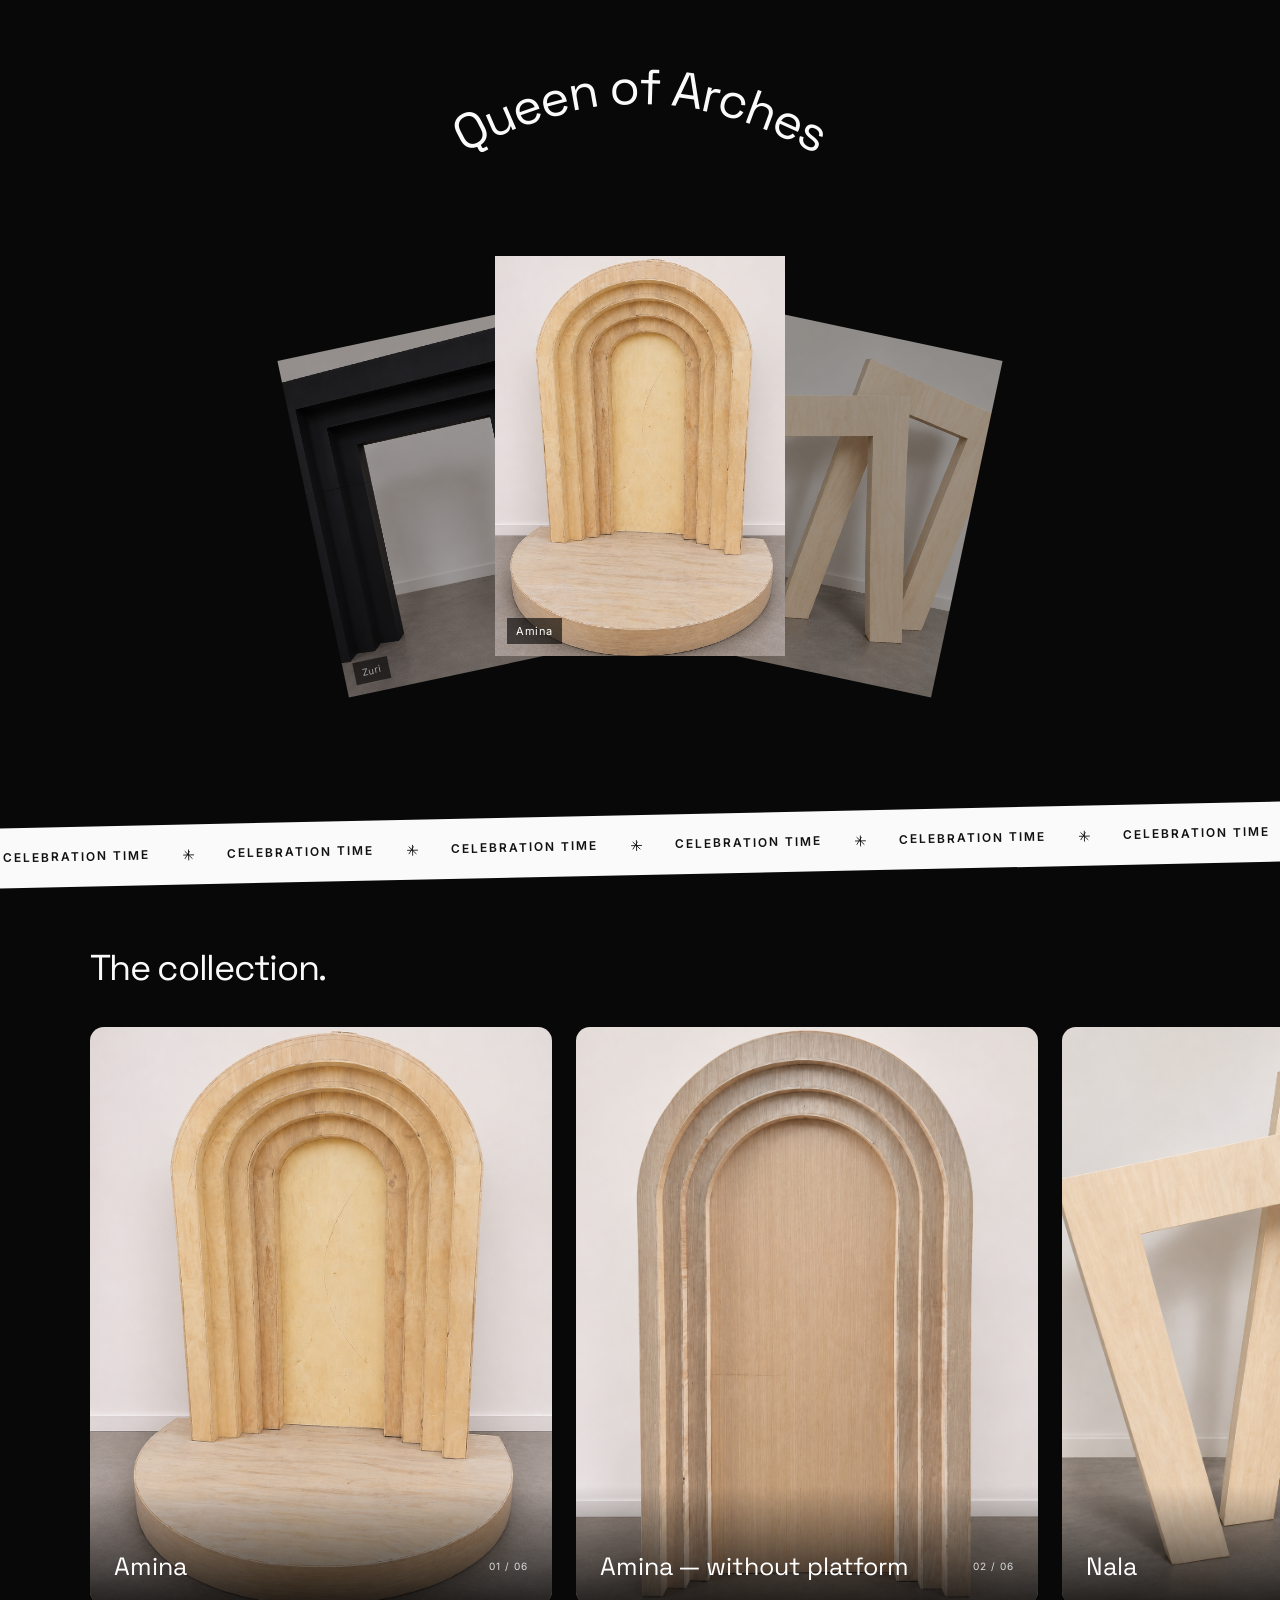
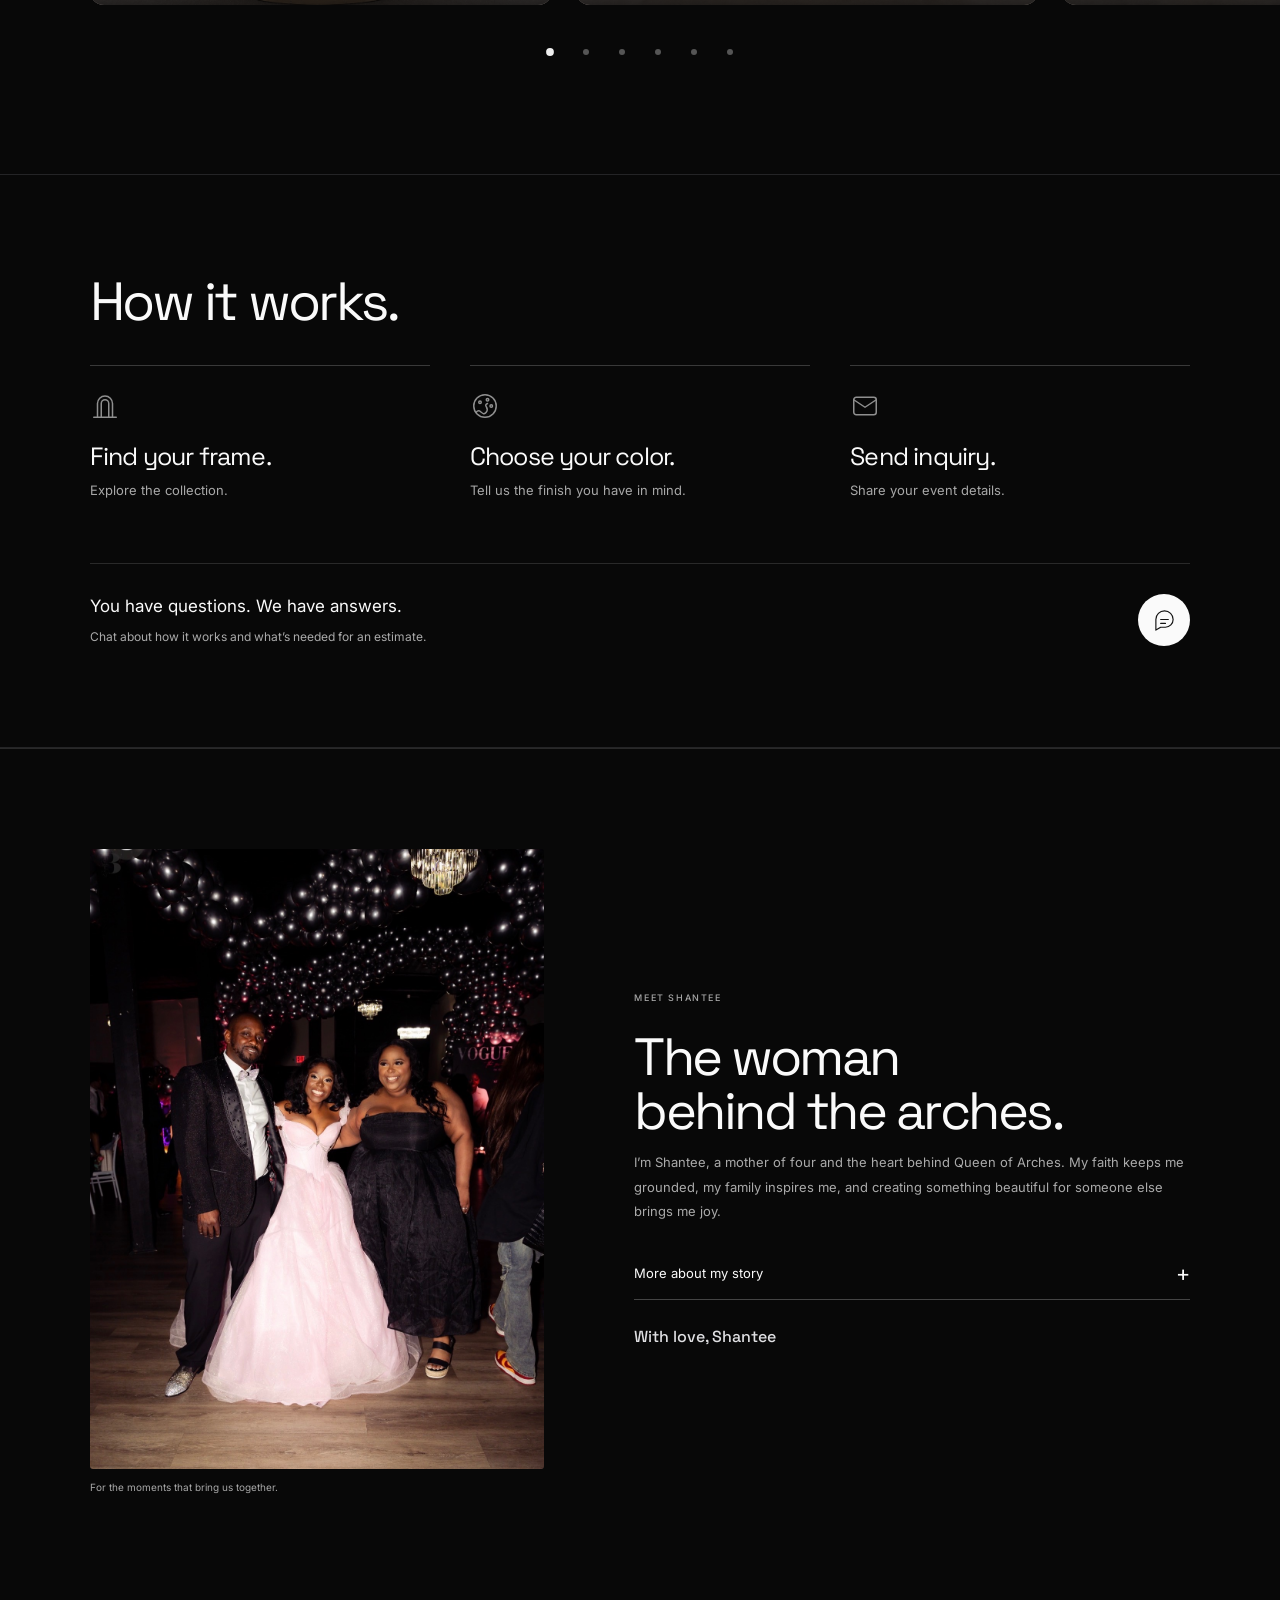
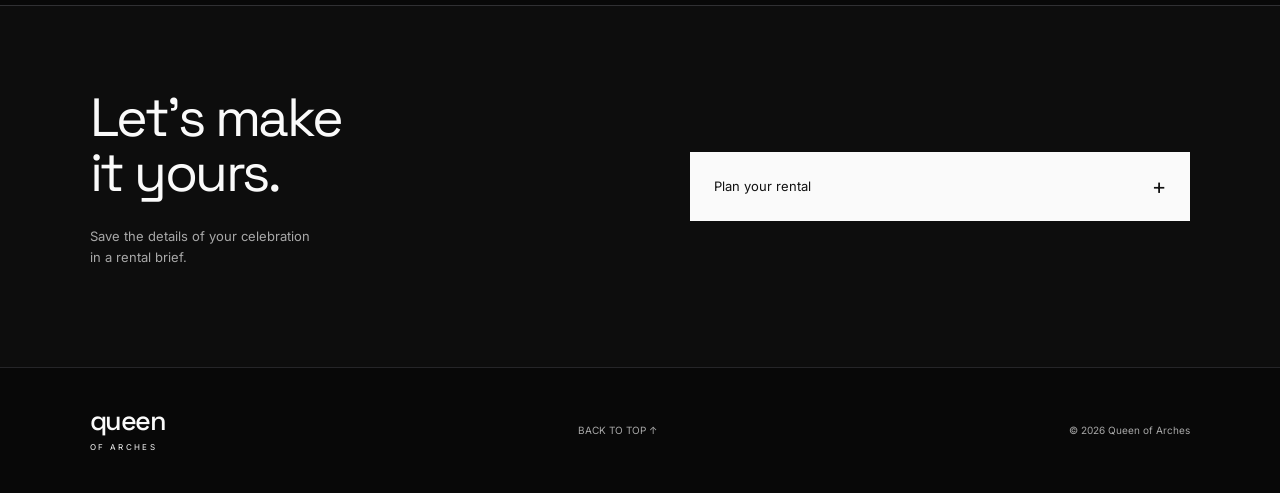
<file: index.html>
<!doctype html><html lang="en"><head><meta charset="UTF-8"><meta name="viewport" content="width=device-width,initial-scale=1"><meta name="theme-color" content="#090909"><meta name="description" content="Discover distinctive arch rentals and wooden backdrops from Queen of Arches. Find the frame for your wedding, birthday, shower, or special celebration."><title>Queen of Arches — A beautiful frame for your moment</title><link rel="stylesheet" href="style.css?v=ribbon2"><link rel="icon" href="assets/arch.svg" type="image/svg+xml"></head><body><a class="skip" href="#main">Skip to content</a>

<main id="main"><section class="shuffle-hero" aria-label="Queen of Arches featured rentals">
<h1 class="arched-brand"><span class="sr-only">Queen of Arches</span><svg viewBox="0 0 600 180" aria-hidden="true"><defs><path id="brand-curve" d="M 40,160 Q 300,-65 560,160"/></defs><text><textPath href="#brand-curve" startOffset="50%" text-anchor="middle">Queen of Arches</textPath></text></svg></h1>
<div class="card-deck" role="region" aria-roledescription="carousel" aria-label="Featured arches">
<button class="shuffle-card" data-position="front" aria-label="Amina, featured arch"><img src="assets/amina.png" alt="Amina layered wooden arch and platform" fetchpriority="high"><span>Amina</span></button>
<button class="shuffle-card" data-position="right" aria-label="Show Nala"><img src="assets/nala.png" alt="Nala angular wooden frames"><span>Nala</span></button>
<button class="shuffle-card" data-position="left" aria-label="Show Zuri"><img src="assets/zuri.png" alt="Zuri matte black frames"><span>Zuri</span></button>
</div>


</section>
<div class="celebration-ribbon" aria-label="Celebration time"><div class="celebration-banner" aria-hidden="true"><span>CELEBRATION TIME</span><svg viewBox="0 0 24 24" aria-hidden="true"><path d="M12 2v20M2 12h20M5 5l14 14M5 19 14 5"/></svg><span>CELEBRATION TIME</span><svg viewBox="0 0 24 24" aria-hidden="true"><path d="M12 2v20M2 12h20M5 5l14 14M5 19 14 5"/></svg><span>CELEBRATION TIME</span><svg viewBox="0 0 24 24" aria-hidden="true"><path d="M12 2v20M2 12h20M5 5l14 14M5 19 14 5"/></svg><span>CELEBRATION TIME</span><svg viewBox="0 0 24 24" aria-hidden="true"><path d="M12 2v20M2 12h20M5 5l14 14M5 19 14 5"/></svg><span>CELEBRATION TIME</span><svg viewBox="0 0 24 24" aria-hidden="true"><path d="M12 2v20M2 12h20M5 5l14 14M5 19 14 5"/></svg><span>CELEBRATION TIME</span><svg viewBox="0 0 24 24" aria-hidden="true"><path d="M12 2v20M2 12h20M5 5l14 14M5 19 14 5"/></svg><span>CELEBRATION TIME</span><svg viewBox="0 0 24 24" aria-hidden="true"><path d="M12 2v20M2 12h20M5 5l14 14M5 19 14 5"/></svg><span>CELEBRATION TIME</span><svg viewBox="0 0 24 24" aria-hidden="true"><path d="M12 2v20M2 12h20M5 5l14 14M5 19 14 5"/></svg><span>CELEBRATION TIME</span><svg viewBox="0 0 24 24" aria-hidden="true"><path d="M12 2v20M2 12h20M5 5l14 14M5 19 14 5"/></svg><span>CELEBRATION TIME</span><svg viewBox="0 0 24 24" aria-hidden="true"><path d="M12 2v20M2 12h20M5 5l14 14M5 19 14 5"/></svg><span>CELEBRATION TIME</span><svg viewBox="0 0 24 24" aria-hidden="true"><path d="M12 2v20M2 12h20M5 5l14 14M5 19 14 5"/></svg><span>CELEBRATION TIME</span><svg viewBox="0 0 24 24" aria-hidden="true"><path d="M12 2v20M2 12h20M5 5l14 14M5 19 14 5"/></svg></div></div><section id="work" class="section collection"><div class="section-head"><div><h2>The collection.</h2></div></div><div id="gallery" class="gallery" aria-label="Arch collection"></div><div id="catalog-dots" class="catalog-dots" aria-label="Choose an arch"></div></section>
<section id="offerings" class="section process"><h2>How it works.</h2><div class="steps"><article><span class="step-icon"><svg viewBox="0 0 24 24" fill="none" stroke="currentColor" stroke-width="1.2" stroke-linecap="round" stroke-linejoin="round" aria-hidden="true"><path d="M6 21V10a6 6 0 0 1 12 0v11M3 21h18M9 21V10a3 3 0 0 1 6 0v11"/></svg></span><h3>Find your frame.</h3><p>Explore the collection.</p></article><article><span class="step-icon"><svg viewBox="0 0 24 24" fill="none" stroke="currentColor" stroke-width="1.2" stroke-linecap="round" stroke-linejoin="round" aria-hidden="true"><circle cx="12" cy="12" r="9"/><circle cx="8" cy="9" r="1"/><circle cx="14" cy="7" r="1"/><circle cx="17" cy="12" r="1"/><path d="M5 17c3-4 5 4 8 0s-3-5 1-7"/></svg></span><h3>Choose your color.</h3><p>Tell us the finish you have in mind.</p></article><article><span class="step-icon"><svg viewBox="0 0 24 24" fill="none" stroke="currentColor" stroke-width="1.2" stroke-linecap="round" stroke-linejoin="round" aria-hidden="true"><rect x="3" y="5" width="18" height="14" rx="2"/><path d="m3 7 9 6 9-6"/></svg></span><h3>Send inquiry.</h3><p>Share your event details.</p></article></div><div class="chat-invitation"><div><h3>You have questions. We have answers.</h3><p>Chat about how it works and what’s needed for an estimate.</p></div><button id="open-chat" class="chat-launch" aria-label="Open chat"><svg viewBox="0 0 24 24" fill="none" stroke="currentColor" stroke-width="1.2" stroke-linecap="round" stroke-linejoin="round" aria-hidden="true"><path d="M21 11a8 8 0 0 1-8 8H8l-5 3V11a9 9 0 0 1 18 0Z"/><path d="M8 11h8M8 15h5"/></svg></button></div></section>
<section id="about" class="section founder"><div class="founder-photo"><img src="assets/shantee-celebration.jpg" alt="A joyful formal celebration with family and friends" loading="lazy"><p>For the moments that bring us together.</p></div><div class="founder-copy"><p class="eyebrow">MEET SHANTEE</p><h2>The woman<br>behind the arches.</h2><p>I’m Shantee, a mother of four and the heart behind Queen of Arches. My faith keeps me grounded, my family inspires me, and creating something beautiful for someone else brings me joy.</p><details class="story-more"><summary>More about my story <span>+</span></summary><p>Queen of Arches grew from that love of creativity and celebration. A birthday, a wedding, a new baby, a family gathering—these are the moments we hold onto. I want to help give yours a setting that feels personal, thoughtful, and truly yours.</p><p>To me, an arch is more than a backdrop. It frames the people, the joy, and the memories at the center of your celebration. I’m building this business with faith, care, and a desire to serve, one meaningful moment at a time.</p></details><p class="signature">With love, Shantee</p></div></section>
<section id="inquiry" class="section inquiry"><div><h2>Let’s make<br>it yours.</h2><p>Save the details of your celebration<br>in a rental brief.</p></div><details class="brief-panel"><summary>Plan your rental <span>+</span></summary><form id="inquiry-form"><div class="form-row"><label>Your name<input name="Name" autocomplete="name" required placeholder="Your name"></label><label>Email address<input name="Email" type="email" autocomplete="email" required placeholder="you@example.com"></label></div><div class="form-row"><label>Event date<input name="Event date" type="date" required></label><label>Occasion<select name="Occasion" required><option value="">What’s the celebration?</option><option>Birthday</option><option>Baby shower</option><option>Wedding celebration</option><option>Brand / business event</option><option>Just because</option><option>Something else</option></select></label></div><label>Event location<input name="Location" placeholder="City or venue" required></label><label>Your rental<select id="service" name="Service" required><option value="">Choose a rental</option><option>Amina — with platform</option><option>Amina — without platform</option><option>Zuri — black frames</option><option>Nala — angular frames</option><option>Ayana — rounded backdrop</option><option>Amara — white event counter</option><option>Help me decide</option></select></label><label>Your vision<textarea name="Details" rows="4" placeholder="Colors, theme, budget…"></textarea></label><button class="button blue" type="submit">Save my rental brief <span>↗</span></button><p class="form-foot">Downloads only. Not sent.</p><p id="form-status" role="status"></p></form></details></section></main>
<footer><a class="logo" href="#">queen<span>OF ARCHES</span></a><p>Arch rentals for meaningful moments.</p><a href="#main">BACK TO TOP ↑</a><small>© <span id="year"></span> Queen of Arches</small></footer>
<dialog id="lightbox" aria-label="Arch collection photo"><button class="close" aria-label="Close photo">×</button><img alt=""><p></p><div><button class="prev" aria-label="Previous photo">←</button><span id="photo-count"></span><button class="next" aria-label="Next photo">→</button></div></dialog><dialog id="rental-chat" aria-labelledby="chat-title"><div class="chat-header"><h2 id="chat-title">Let’s talk rentals.</h2><button id="close-chat" aria-label="Close chat">×</button></div><p class="chat-disclosure">Automated guide · Prices and availability require confirmation.</p><div id="chat-messages" role="log" aria-live="polite"><p class="bot-message">Hi! I can walk you through the collection, colors, and preparing an estimate request. What would you like to know?</p></div><div class="chat-topics"><button type="button" data-question="Estimate">Get an estimate</button><button type="button" data-question="Colors">Colors</button><button type="button" data-question="How it works">How it works</button></div><form id="chat-form"><label class="sr-only" for="chat-input">Your question</label><input id="chat-input" placeholder="Ask a question…" maxlength="600" required autocomplete="off"><button type="submit" aria-label="Send question">↑</button></form><button id="chat-brief" type="button">Prepare my event brief ↗</button></dialog><script src="app.js?v=chat1"></script><script src="analytics-config.js"></script><script src="analytics.js" defer></script></body></html>
</file>
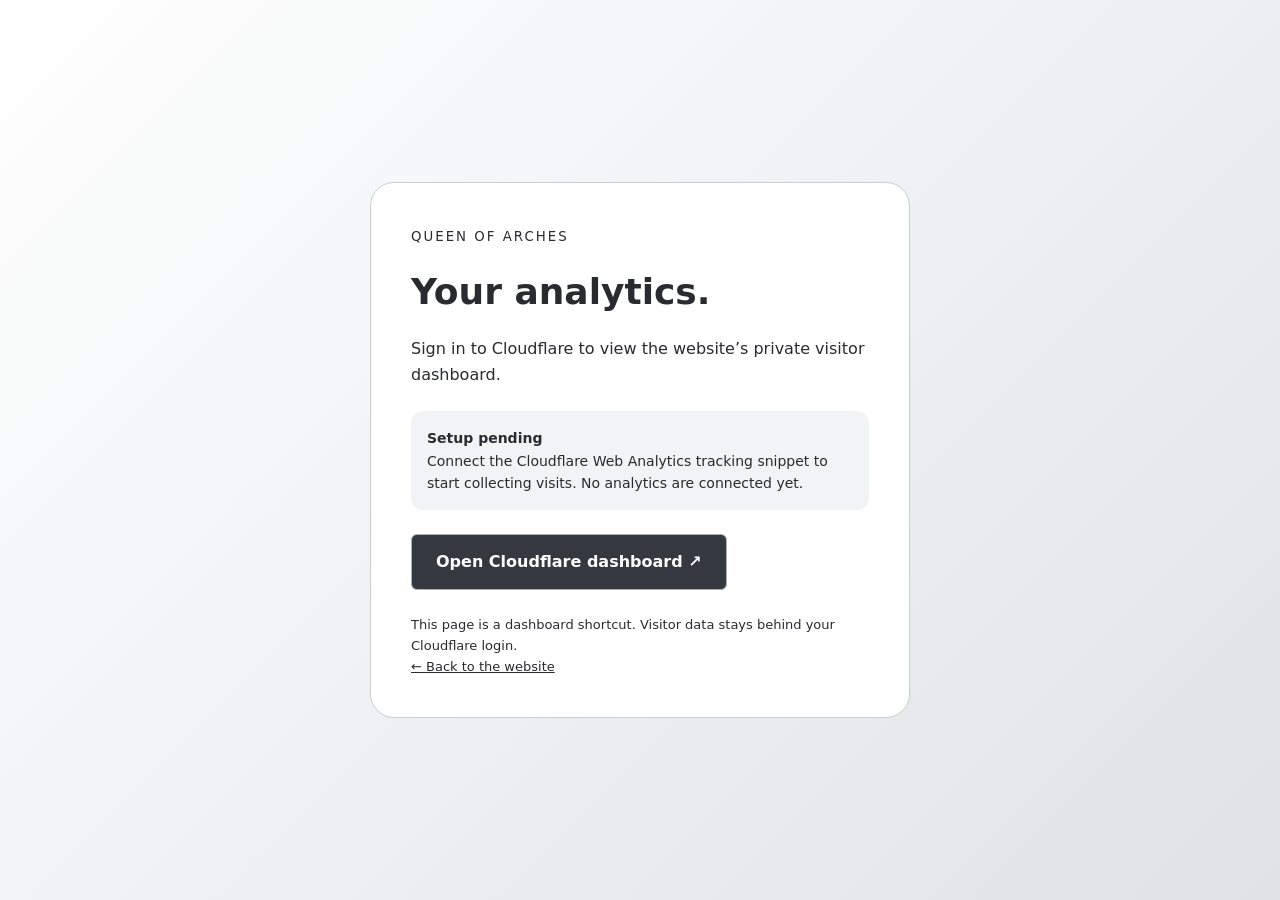
<file: admin/index.html>
<!doctype html><html lang="en"><head><meta charset="UTF-8"><meta name="viewport" content="width=device-width, initial-scale=1"><meta name="robots" content="noindex,nofollow"><title>Analytics access — Queen of Arches</title><style>*{box-sizing:border-box}body{margin:0;min-height:100vh;display:grid;place-items:center;background:linear-gradient(135deg,#fff,#dfe2e6);font:16px/1.6 system-ui;color:#292b30;padding:24px}main{max-width:540px;padding:40px;background:#fff;border:1px solid #c9ced5;border-radius:24px}h1{font-size:36px;line-height:1.1}small{letter-spacing:2px}.button{display:inline-block;padding:14px 24px;border:1px solid #aab0b9;border-radius:6px;background:#34383f;color:#fff;text-decoration:none;font-weight:600}a{color:inherit}aside{background:#f2f3f5;padding:16px;border-radius:12px;font-size:14px;margin:24px 0}footer{margin-top:25px;font-size:13px}</style></head><body><main><small>QUEEN OF ARCHES</small><h1>Your analytics.</h1><p>Sign in to Cloudflare to view the website’s private visitor dashboard.</p><aside><strong>Setup pending</strong><br>Connect the Cloudflare Web Analytics tracking snippet to start collecting visits. No analytics are connected yet.</aside><a class="button" href="https://dash.cloudflare.com/">Open Cloudflare dashboard ↗</a><footer>This page is a dashboard shortcut. Visitor data stays behind your Cloudflare login.<br><a href="/">← Back to the website</a></footer></main></body></html>
</file>
<file: style.css>
@import url('https://fonts.googleapis.com/css2?family=Inter:wght@400;500;600&family=Space+Grotesk:wght@400;500;600&display=swap');
:root{color-scheme:dark;--silver:#c7c9cd;--white:#f9f9f8;--muted:#b8b8bc;--line:#353537}*{box-sizing:border-box}html{scroll-behavior:smooth;scroll-padding-top:24px;overflow-x:clip}body{margin:0;background:#090909;color:var(--white);font:15px/1.7 'Inter',sans-serif;overflow-x:clip}a{color:inherit;text-decoration:none}button,input,select,textarea{font:inherit}button,a{touch-action:manipulation}button{cursor:pointer}a:focus-visible,button:focus-visible,input:focus-visible,select:focus-visible,textarea:focus-visible{outline:2px solid #fff;outline-offset:5px}.skip{position:absolute;top:-100px;background:#fff;color:#000;padding:12px;z-index:100}.skip:focus{top:10px}header{display:flex;align-items:center;justify-content:space-between;padding:32px 7%;gap:24px}.logo{font:40px/.85 'Space Grotesk',sans-serif;letter-spacing:-1.5px}.logo>span{display:block;font:9px/1.5 'Inter',sans-serif;letter-spacing:4px;margin-top:10px;text-align:center}.button{display:inline-flex;align-items:center;justify-content:space-between;gap:25px;padding:14px 23px;background:linear-gradient(120deg,#c2c5ca,#f5f5f6 50%,#c3c6cb);color:#171719;border:1px solid #d0d1d4;border-radius:4px;font-size:12px;font-weight:600;min-height:48px}.button:hover{background:#fff}.button span{font-size:20px}h1,h2,h3{font-family:'Space Grotesk',sans-serif;font-weight:400;line-height:1.08;letter-spacing:-1px;margin:0}h1{font-size:clamp(54px,6.7vw,96px)}h2{font-size:clamp(44px,4.8vw,67px)}h3{font-size:31px}em{font-style:normal;color:var(--silver)}.eyebrow{font-size:10px;letter-spacing:2.6px;font-weight:500;color:var(--silver);margin:0 0 24px}.hero{padding:40px 7% 80px;display:grid;grid-template-columns:1.15fr 1fr;gap:70px;align-items:center}.hero>*{min-width:0}.intro{color:var(--muted);font-size:16px;margin:25px 0}.text-link{display:inline-flex;gap:24px;border-bottom:1px solid #888;padding:10px 0;font-size:13px;min-height:44px}.hero-art{position:relative;padding:8px 15px 0;max-width:510px;width:100%;justify-self:end}.hero-photo{display:block;width:100%;height:510px;object-fit:cover;border-radius:50% 50% 4px 4px;border:1px solid #888}.arch-outline{position:absolute;inset:0 0 58px;border:1px solid #666;border-radius:50% 50% 4px 4px;pointer-events:none}.photo-note{font-size:10px;color:#c5c5c8;display:flex;justify-content:space-between;gap:14px;margin:20px 0 0}.photo-note span{letter-spacing:1.2px;white-space:nowrap}.ribbon{display:flex;justify-content:center;gap:35px;flex-wrap:wrap;padding:19px 5%;background:linear-gradient(110deg,#b4b7bc,#f0f1f2 45%,#bec2c7);color:#111;font-size:10px;letter-spacing:2px}.ribbon i{font-style:normal}.section{padding:88px 7%}.section-head{display:flex;justify-content:space-between;align-items:end;gap:25px;margin-bottom:43px}.section-head>p{font-size:13px;color:var(--muted);line-height:1.8}.gallery{display:grid;grid-template-columns:repeat(3,minmax(0,1fr));gap:34px 26px}.gallery-card{border:0;background:transparent;color:#fff;text-align:left;padding:0;min-width:0}.photo-wrap{display:block;aspect-ratio:3/4;overflow:hidden;border-radius:50% 50% 4px 4px;border:1px solid #49494c;background:#171717}.gallery-card img{display:block;width:100%;height:100%;object-fit:cover;transition:transform .4s}.gallery-card:hover img{transform:scale(1.035)}.caption{display:flex;justify-content:space-between;align-items:center;padding:15px 2px;font:29px/1.2 'Space Grotesk',sans-serif}.caption small{display:block;font:9px/1.6 'Inter',sans-serif;letter-spacing:1.5px;color:var(--muted);margin-top:8px}.caption>span:last-child{font:20px 'Inter',sans-serif;color:var(--silver)}.gallery-note{font-size:12px;color:#a6a6ab;margin:24px 0 0;text-align:center}.process{background:#111;border-block:1px solid #242426}.steps{display:grid;grid-template-columns:repeat(3,minmax(0,1fr));gap:36px;margin-top:40px}.steps article{border-top:1px solid #65656a;padding-top:22px}.steps article>span{font-size:10px;letter-spacing:2px;color:var(--silver)}.steps h3{margin:20px 0 15px}.steps p{font-size:14px;color:var(--muted);max-width:300px;margin:0}.founder{display:grid;grid-template-columns:1fr 1.1fr;gap:75px;align-items:center}.founder-photo img{display:block;width:100%;max-height:620px;object-fit:cover;border-radius:200px 200px 4px 4px;border:1px solid #414145}.founder-photo>p{font-size:11px;color:var(--muted);text-align:center}.founder-copy p:not(.eyebrow){font-size:14px;color:#c6c6ca;line-height:1.9}.founder-copy .lead{font-size:17px!important;color:#eee!important;margin:25px 0}.founder-copy .signature{font:30px 'Space Grotesk',sans-serif;color:#e0e0e3!important;margin-top:25px}.inquiry{display:grid;grid-template-columns:1fr 1fr;gap:65px;background:#111;border-top:1px solid #303033;align-items:start}.inquiry>div>p:not(.eyebrow){color:var(--muted);font-size:14px;margin-top:25px}form{background:#19191b;border:1px solid #38383c;border-radius:10px;padding:32px}.form-row{display:grid;grid-template-columns:1fr 1fr;gap:20px}label{display:block;font-size:11px;letter-spacing:.3px;margin-bottom:22px}input,select,textarea{display:block;width:100%;min-width:0;min-height:46px;padding:12px 0;background:transparent;border:0;border-bottom:1px solid #68686d;color:#fff;font-size:16px;border-radius:0}select option{background:#19191b}input::placeholder,textarea::placeholder{color:#a1a1a8}textarea{resize:vertical}form .button{width:100%}.form-foot,#form-status{font-size:11px;color:var(--muted);line-height:1.6}footer{display:flex;align-items:center;justify-content:space-between;flex-wrap:wrap;gap:25px;padding:42px 7%;border-top:1px solid #252528}footer p,footer small,footer>a:not(.logo){font-size:11px;color:var(--muted)}dialog{background:#121214;color:#fff;border:1px solid #555;border-radius:8px;padding:24px;width:min(90vw,800px);max-height:93vh;text-align:center}dialog::backdrop{background:#000d}dialog>img{max-width:100%;height:65vh;object-fit:contain}dialog p{font:28px 'Space Grotesk',sans-serif;margin:15px 0}dialog>div{display:flex;justify-content:center;align-items:center;gap:30px}dialog button{height:44px;width:44px;border:1px solid #777;border-radius:4px;background:#ddd;color:#111;font-size:22px}dialog .close{position:absolute;right:10px;top:10px}#photo-count{font-size:12px}
@media(min-width:1500px){header,.hero,.section,footer{padding-left:max(7%,calc((100vw - 1320px)/2));padding-right:max(7%,calc((100vw - 1320px)/2))}}
@media(max-width:950px){.hero{gap:32px}.hero-photo{height:440px}.founder{gap:35px}.steps{gap:22px}.inquiry{gap:30px}.form-row{grid-template-columns:1fr;gap:0}.gallery{gap:24px 18px}}
@media(max-width:700px){header{padding:25px 6%}.logo{font-size:34px}.button{font-size:11px;padding:12px 17px;gap:18px}.hero{grid-template-columns:1fr;padding:25px 6% 40px;gap:32px;text-align:center}.hero h1{font-size:clamp(44px,11.5vw,66px);letter-spacing:-1px}.eyebrow{font-size:8px;letter-spacing:2px;margin-bottom:20px}.intro{font-size:14px;margin:20px 0 12px}.hero-art{justify-self:center;max-width:390px;padding:7px 10px 0}.hero-photo{height:390px}.photo-note{display:block;font-size:10px;margin-top:17px}.photo-note span{display:block;margin-bottom:5px}.arch-outline{bottom:61px}.ribbon{gap:10px 18px;padding:17px 6%;font-size:8px;letter-spacing:1.5px}.ribbon i{display:none}.section{padding:52px 6%}h2{font-size:43px}.section-head{display:block;margin-bottom:30px}.section-head>p{font-size:13px;margin-top:20px}.gallery{grid-template-columns:repeat(2,minmax(0,1fr));gap:24px 14px}.caption{font-size:25px;padding:12px 0}.caption small{font-size:7px;letter-spacing:1px}.gallery-note{font-size:11px}.steps{grid-template-columns:1fr;gap:25px;margin-top:30px}.steps article{padding-top:19px}.steps h3{font-size:28px;margin:12px 0 9px}.steps p{max-width:none;font-size:13px}.founder{grid-template-columns:1fr;gap:32px}.founder-photo{max-width:380px;margin:auto}.founder-photo img{max-height:470px;object-fit:cover}.founder-copy p:not(.eyebrow){font-size:13px}.founder-copy .lead{font-size:15px!important}.inquiry{grid-template-columns:1fr;gap:25px}.inquiry h2{font-size:49px}form{padding:25px 20px}footer{padding:35px 6%;display:grid;grid-template-columns:1fr 1fr}footer p{font-size:10px;text-align:right}footer small{text-align:right}dialog{padding:16px;width:94vw}dialog>img{height:60vh}}
@media(prefers-reduced-motion:reduce){html{scroll-behavior:auto}*{transition:none!important}}

/* Minimal storefront: flat surfaces, precise typography, quiet structure. */
:root{--white:#fafafa;--silver:#b6b6b6;--muted:#a8a8a8;--line:#292929}body{background:#080808;font-size:14px;line-height:1.65}header{padding-top:28px;padding-bottom:28px;border-bottom:1px solid #242424}.logo{font:500 27px/.95 'Space Grotesk',sans-serif;letter-spacing:-1.5px}.logo>span{font-size:8px;letter-spacing:2.4px;text-align:left;margin-top:7px}.button{background:#fafafa;border:1px solid #fafafa;color:#111;border-radius:0;font-weight:500;padding:14px 22px;gap:35px;font-size:11px}.button:hover{background:#d5d5d5;border-color:#d5d5d5}h1,h2,h3{font-weight:400;letter-spacing:-2.5px;line-height:1.02}h1{font-size:clamp(58px,6.7vw,94px)}h2{font-size:clamp(38px,4.2vw,60px)}h3{font-size:25px;letter-spacing:-.8px}.hero{padding-top:80px;padding-bottom:85px;gap:90px;align-items:center}.hero h1 em{color:#bdbdbd}.eyebrow{font-size:9px;letter-spacing:1.6px;color:#a7a7a7}.intro{font-size:13px;line-height:1.8;margin:30px 0 22px}.text-link{font-size:11px;letter-spacing:.2px;border-color:#535353;gap:45px}.hero-art{padding:0;max-width:510px}.hero-photo{border:0;border-radius:3px;height:550px;object-fit:cover}.photo-note{font-size:9px;margin-top:16px;color:#aaa}.photo-note span{color:#fff}.ribbon{background:#080808;color:#aaa;border-block:1px solid #292929;padding-block:23px;font-size:9px;letter-spacing:1.3px}.ribbon i{color:#555}.section{padding-top:100px;padding-bottom:100px}.section-head{align-items:center;margin-bottom:45px}.section-head .eyebrow{margin-bottom:18px}.section-head>p{font-size:12px}.gallery{gap:36px 22px}.photo-wrap{border:0;background:#151515}.caption{font:400 21px/1.2 'Space Grotesk',sans-serif;padding:16px 0}.caption small{font:400 8px/1.6 'Inter',sans-serif;letter-spacing:1px;margin-top:7px}.caption>span:last-child{font-size:15px}.gallery-note{text-align:left;font-size:10px;color:#909090;margin-top:28px}.process{background:#0d0d0d}.steps{gap:40px;margin-top:55px}.steps article{border-color:#393939;padding-top:25px}.steps article>span{font-size:9px;color:#8f8f8f;letter-spacing:1.3px}.steps h3{margin:26px 0 15px}.steps p{font-size:13px;line-height:1.8}.founder{gap:90px}.founder-photo img{border:0;border-radius:3px}.founder-photo>p{text-align:left;font-size:10px}.founder-copy .lead{font-size:15px!important;line-height:1.8}.founder-copy p:not(.eyebrow){font-size:13px;color:#aaa;line-height:1.9}.founder-copy .signature{font:500 16px 'Space Grotesk',sans-serif!important;margin-top:30px}.inquiry{background:#0d0d0d;gap:100px}.inquiry>div>p:not(.eyebrow){font-size:13px}form{background:transparent;padding:0;border:0;border-radius:0}label{font-size:10px;margin-bottom:25px;color:#bbb}input,select,textarea{font-size:16px;border-color:#444}input::placeholder,textarea::placeholder{color:#777}footer{padding-block:40px}dialog{border-color:#333;border-radius:2px}dialog p{font:400 23px 'Space Grotesk',sans-serif}dialog button{border-radius:0}footer p,footer small,footer>a:not(.logo){font-size:10px}
@media(max-width:950px){.hero{gap:35px}.hero-photo{height:470px}.founder,.inquiry{gap:40px}}
@media(max-width:700px){header{padding:22px 6%}.logo{font-size:25px}.button{font-size:10px;min-height:44px;padding:12px 16px;gap:18px}.hero{padding:45px 6% 40px;gap:34px;text-align:left}.hero h1{font-size:clamp(47px,12.7vw,69px);letter-spacing:-2.5px;line-height:1.04}.hero .eyebrow{font-size:8px;margin-bottom:22px}.intro{font-size:12px;margin:23px 0 10px}.hero-art{max-width:none;padding:0}.hero-photo{height:auto;aspect-ratio:4/5;border-radius:2px}.photo-note{display:flex;gap:20px;font-size:8px;margin-top:14px}.photo-note span{margin:0}.ribbon{padding:18px 6%;gap:12px 20px;font-size:7px}.section{padding:60px 6%}h2{font-size:37px;letter-spacing:-1.6px;line-height:1.08}.section-head{margin-bottom:30px}.section-head>p{font-size:11px;margin-top:15px}.gallery{gap:25px 14px}.caption{font-size:21px;padding-top:12px}.caption small{font-size:7px;letter-spacing:.65px}.gallery-note{font-size:10px}.steps{gap:28px;margin-top:35px}.steps article{padding-top:20px}.steps h3{font-size:25px;margin:18px 0 10px}.steps p{font-size:12px}.founder{gap:35px}.founder-photo{max-width:none;width:100%}.founder-photo img{max-height:480px}.founder-copy .lead{font-size:14px!important}.founder-copy p:not(.eyebrow){font-size:12px}.inquiry{gap:32px}.inquiry h2{font-size:43px;letter-spacing:-2px}form{padding:0}footer{gap:25px}.form-foot{font-size:10px}}

/* Editorial storefront layout */
header nav{display:flex;gap:32px;margin-left:auto;margin-right:38px;font-size:11px;color:#b6b6b6}header nav a:hover{color:#fff}
.hero{grid-template-columns:1.2fr 1fr;gap:6%;padding-top:60px;padding-bottom:60px;min-height:680px}.hero h1{font-size:clamp(50px,5.8vw,86px);letter-spacing:-3.5px;line-height:1.03}.hero-photo{height:560px}.hero-art{max-width:none}.hero .text-link{min-width:210px;justify-content:space-between}.section-head h2{font-size:clamp(42px,5.6vw,78px)}
.gallery{grid-template-columns:repeat(6,minmax(0,1fr));gap:44px 24px}.gallery-card{grid-column:span 2}.gallery-card:nth-child(4),.gallery-card:nth-child(5){grid-column:span 3}.gallery-card:nth-child(4) .photo-wrap,.gallery-card:nth-child(5) .photo-wrap{aspect-ratio:1/1}.gallery-card:nth-child(4) img,.gallery-card:nth-child(5) img{object-fit:contain;background:#111}.caption{border-bottom:1px solid #292929;padding-bottom:21px}.collection{padding-top:85px}.process{display:grid;grid-template-columns:1fr 2fr;column-gap:8%;background:#080808}.process>.eyebrow{grid-column:1}.process>h2{grid-column:1}.steps{grid-column:2;grid-row:1/span 2;display:block;margin:0}.steps article{display:grid;grid-template-columns:60px 1fr;padding:25px 0;column-gap:15px}.steps article>span{grid-row:1/span 2;padding-top:7px}.steps h3{margin:0 0 10px}.steps p{max-width:none}.founder{border-top:1px solid #292929;grid-template-columns:.9fr 1.1fr}.founder-copy h2{font-size:clamp(36px,4.1vw,58px)}.inquiry{padding-top:85px;padding-bottom:85px}
@media(max-width:950px){header nav{margin-right:10px;gap:18px}.hero{min-height:0}.hero-photo{height:450px}.hero h1{font-size:52px;letter-spacing:-2.5px}}
@media(max-width:700px){header nav{display:none}.hero{grid-template-columns:1fr;padding-top:40px;gap:30px}.hero h1{font-size:clamp(43px,10.7vw,68px);letter-spacing:-2.2px}.hero-photo{height:auto;aspect-ratio:4/5}.hero-copy{max-width:520px}.hero .intro{margin-top:22px}.gallery{grid-template-columns:repeat(2,minmax(0,1fr));gap:30px 16px}.gallery-card{grid-column:span 1}.gallery-card:first-child{grid-column:1/-1}.gallery-card:first-child .photo-wrap{aspect-ratio:1/1}.gallery-card:first-child img{object-fit:contain;background:#111}.gallery-card:nth-child(4),.gallery-card:nth-child(5){grid-column:span 1}.gallery-card:nth-child(4) .photo-wrap,.gallery-card:nth-child(5) .photo-wrap{aspect-ratio:3/4}.section-head h2{font-size:43px}.caption{font-size:21px}.process{display:block}.steps{margin-top:30px}.steps article{grid-template-columns:45px 1fr;padding:23px 0}.steps h3{font-size:23px}.steps p{font-size:12px}.founder{grid-template-columns:1fr}.founder-copy h2{font-size:38px}.inquiry{padding-block:60px}}

/* Mobile-first, quieter content and progressive disclosure. */
.hero h1{font-size:clamp(56px,6vw,84px)}.hero .intro{max-width:280px}.hero .eyebrow{letter-spacing:1.4px}.section-head{margin-bottom:38px}.process{display:block}.process .steps{display:grid;grid-template-columns:repeat(3,1fr);margin-top:35px}.steps article{display:block}.steps h3{margin-top:18px}.story-more{margin-top:24px}.story-more summary,.brief-panel summary{cursor:pointer;list-style:none;display:flex;justify-content:space-between;align-items:center;min-height:52px;font-size:13px;border-bottom:1px solid #444}.story-more summary::-webkit-details-marker,.brief-panel summary::-webkit-details-marker{display:none}.story-more summary span,.brief-panel summary span{font-size:22px;font-weight:400}.story-more[open] summary span,.brief-panel[open] summary span{transform:rotate(45deg)}.brief-panel{min-width:0}.brief-panel summary{background:#fafafa;color:#111;padding:16px 24px;border:0}.brief-panel form{padding-top:32px}.founder-copy .signature{margin-top:26px}.inquiry{align-items:center}footer p{display:none}
@media(max-width:700px){header{padding:20px 7%;gap:15px}.logo{font-size:23px}.logo>span{font-size:7px;letter-spacing:2px}header .button{padding:10px 14px;font-size:11px;min-height:42px;background:transparent;color:#fff;border-color:#555}.hero{padding:42px 7% 0;gap:32px}.hero h1{font-size:58px;letter-spacing:-2.8px;line-height:1.02}.hero .eyebrow{margin-bottom:20px;font-size:9px}.hero .intro{font-size:14px;line-height:1.7;margin:24px 0 14px;max-width:240px}.hero .text-link{font-size:12px;min-width:200px}.hero-photo{aspect-ratio:1/1;object-fit:contain;background:#111}.section{padding:72px 7%}.section-head h2,h2{font-size:34px;letter-spacing:-1.4px}.gallery{grid-template-columns:1fr;gap:38px}.gallery-card,.gallery-card:first-child,.gallery-card:nth-child(4),.gallery-card:nth-child(5){grid-column:auto}.gallery-card .photo-wrap,.gallery-card:first-child .photo-wrap,.gallery-card:nth-child(4) .photo-wrap,.gallery-card:nth-child(5) .photo-wrap{aspect-ratio:1/1;border-radius:46% 46% 2px 2px}.gallery-card img{object-fit:contain;background:#111}.caption{font-size:23px;padding:18px 0;border:0}.caption small{font-size:9px;line-height:1.7;margin-top:8px}.process .steps{display:block;margin-top:30px}.steps article{display:grid;grid-template-columns:42px 1fr;padding:24px 0;gap:0 18px}.steps h3{font-size:22px;margin:0 0 8px}.steps p{font-size:14px;line-height:1.6}.steps article>span{font-size:9px}.founder{gap:30px}.founder-photo img{max-height:400px}.founder-photo>p{display:none}.founder-copy h2{font-size:34px}.founder-copy p:not(.eyebrow){font-size:14px;line-height:1.85}.founder-copy .eyebrow{font-size:9px}.inquiry{gap:24px}.inquiry h2{font-size:38px}.inquiry>div>p:not(.eyebrow){font-size:14px}footer{padding:30px 7%;gap:20px}footer small{grid-column:1/-1;text-align:left}}

.sr-only{position:absolute;width:1px;height:1px;padding:0;margin:-1px;overflow:hidden;clip:rect(0,0,0,0);white-space:nowrap;border:0}.shuffle-hero{padding:55px 20px 65px;text-align:center;overflow:hidden}.arched-brand{margin:0 auto;width:min(620px,95%);line-height:1}.arched-brand svg{display:block;width:100%;height:auto;overflow:visible}.arched-brand text{font:400 48px 'Space Grotesk',sans-serif;letter-spacing:-1.5px;fill:#fafafa}.card-deck{position:relative;width:min(760px,100%);height:460px;margin:-5px auto 24px;touch-action:pan-y}.shuffle-card{position:absolute;left:50%;top:20px;width:290px;height:400px;padding:8px 8px 40px;border:1px solid #6b6b6b;border-radius:3px;background:#e9e9e9;color:#111;box-shadow:0 20px 55px #0009;transition:transform .75s cubic-bezier(.22,.7,.22,1),filter .75s;transform-origin:50% 85%}.shuffle-card img{width:100%;height:100%;object-fit:cover;display:block}.shuffle-card>span{display:block;padding-top:8px;font-size:12px;letter-spacing:.5px}.shuffle-card[data-position="front"]{transform:translateX(-50%) rotate(0);z-index:3;filter:brightness(1)}.shuffle-card[data-position="left"]{transform:translateX(-112%) translateY(25px) rotate(-12deg) scale(.86);z-index:1;filter:brightness(.65)}.shuffle-card[data-position="right"]{transform:translateX(12%) translateY(25px) rotate(12deg) scale(.86);z-index:2;filter:brightness(.65)}.shuffle-card:hover{filter:brightness(1)}.shuffle-controls{display:flex;align-items:center;justify-content:center;gap:14px;margin:0 auto 24px;color:#999;font-size:11px}.shuffle-controls button{min-width:44px;min-height:44px;background:transparent;border:1px solid #333;color:#eee;font-size:18px;border-radius:50%}.shuffle-controls #shuffle-pause{border:0;border-radius:0;font-size:11px;padding:0 10px;min-width:55px}.shuffle-hero>.text-link{font-size:12px;min-width:210px;justify-content:space-between}.shuffle-card:focus-visible{outline:2px solid white;outline-offset:6px}
@media(max-width:700px){.shuffle-hero{padding:40px 15px 50px}.arched-brand{width:100%;max-width:450px}.arched-brand text{font-size:48px}.card-deck{height:340px;margin:0 auto 8px}.shuffle-card{width:58%;max-width:250px;height:285px;top:20px;padding:6px 6px 34px}.shuffle-card[data-position="left"]{transform:translateX(-94%) translateY(18px) rotate(-12deg) scale(.84)}.shuffle-card[data-position="right"]{transform:translateX(-6%) translateY(18px) rotate(12deg) scale(.84)}.shuffle-card>span{font-size:11px;padding-top:6px}.shuffle-controls{margin-bottom:18px;gap:10px}.shuffle-hero+.collection{padding-top:35px}}
@media(prefers-reduced-motion:reduce){.shuffle-card{transition:none}}
@media(max-width:700px){.shuffle-card{width:52%}.shuffle-card[data-position="left"]{transform:translateX(-98%) translateY(18px) rotate(-8deg) scale(.78)}.shuffle-card[data-position="right"]{transform:translateX(-2%) translateY(18px) rotate(8deg) scale(.78)}}

/* Edge-to-edge carousel photography. */
.shuffle-card{padding:0;border:0;background:transparent;box-shadow:none;border-radius:0}.shuffle-card img{border-radius:0}.shuffle-card>span{position:absolute;bottom:12px;left:12px;color:#fff;background:#0009;padding:4px 9px;font-size:11px;border-radius:0}

/* A quiet catalog, with the object and its name taking the lead. */
.collection .section-head{margin-bottom:50px}.collection .section-head h2{font-size:36px;letter-spacing:-1.3px}.gallery{grid-template-columns:repeat(2,minmax(0,1fr));gap:65px 45px}.gallery-card,.gallery-card:nth-child(4),.gallery-card:nth-child(5){grid-column:auto}.gallery-card .photo-wrap,.gallery-card:nth-child(4) .photo-wrap,.gallery-card:nth-child(5) .photo-wrap{aspect-ratio:4/5;border-radius:0;background:#111}.gallery-card img{object-fit:contain;background:#111}.gallery .caption{padding:22px 0 0;border:0;font-size:23px}.gallery .caption>.catalog-number{font:10px 'Inter',sans-serif;color:#888;letter-spacing:1px}.shuffle-controls{justify-content:flex-end;width:min(760px,100%);gap:4px;margin-bottom:16px}.shuffle-controls button{border:0;font-size:16px;min-width:40px;min-height:40px}.shuffle-controls #shuffle-count{font-size:9px;order:-1;margin-right:8px;color:#888}
@media(max-width:700px){.gallery{grid-template-columns:1fr;gap:54px}.gallery-card:first-child{grid-column:auto}.gallery-card .photo-wrap,.gallery-card:first-child .photo-wrap,.gallery-card:nth-child(4) .photo-wrap,.gallery-card:nth-child(5) .photo-wrap{aspect-ratio:4/5;border-radius:0}.collection .section-head{margin-bottom:35px}.collection .section-head h2{font-size:29px}.gallery .caption{font-size:22px;padding-top:18px}.shuffle-controls{padding-right:8px;margin-top:0}.shuffle-controls button{min-height:44px;min-width:36px}.collection{padding-bottom:80px}}

/* A deck opening into a swipeable catalog. */
.collection{overflow:hidden;padding-left:0;padding-right:0}.collection .section-head{padding:0 7%;margin-bottom:32px}.gallery{display:flex;gap:24px;overflow-x:auto;overflow-y:hidden;scroll-snap-type:x mandatory;scroll-padding-left:7%;padding:8px 7% 25px;scrollbar-width:none;overscroll-behavior-x:contain;align-items:stretch}.gallery::-webkit-scrollbar{display:none}.gallery-card{flex:0 0 42%;position:relative;scroll-snap-align:start;isolation:isolate;border-radius:14px;overflow:hidden;aspect-ratio:4/5;background:#151515}.gallery-card .photo-wrap,.gallery-card:first-child .photo-wrap,.gallery-card:nth-child(4) .photo-wrap,.gallery-card:nth-child(5) .photo-wrap{position:absolute;inset:0;aspect-ratio:auto;border-radius:0}.gallery-card img{height:100%;width:100%;object-fit:cover}.gallery .caption{position:absolute;inset:auto 0 0;padding:65px 24px 24px;background:linear-gradient(transparent,#000c);color:white;z-index:1;font-size:30px}.gallery .caption>.catalog-number{color:#ddd;font-size:10px}.catalog-dots{display:flex;justify-content:center;gap:0;margin:0 7%}.catalog-dots button{width:36px;height:44px;background:none;border:0;padding:0;display:grid;place-items:center}.catalog-dots button::before{content:'';width:6px;height:6px;border-radius:50%;background:#555;transition:background .2s,transform .2s}.catalog-dots button[aria-current="true"]::before{background:#eee;transform:scale(1.3)}.gallery.dealing{scroll-snap-type:none;pointer-events:none}
@media(max-width:700px){.gallery{gap:16px;padding-left:7%;padding-right:7%}.gallery-card{flex-basis:88%;aspect-ratio:3/4;border-radius:12px}.gallery .caption{font-size:27px;padding:70px 20px 24px}.collection .section-head h2{font-size:29px}.collection{padding-top:45px;padding-bottom:60px}}

.balloon-divider{width:min(360px,85vw);margin:-20px auto 0;pointer-events:none}.balloon-divider svg{width:100%;display:block;overflow:visible;animation:pearl-float 7s ease-in-out infinite}.balloon-divider+.collection{padding-top:28px}.gallery .caption{font-size:25px}.gallery-card img{object-fit:cover}.shuffle-card img{object-fit:cover}@keyframes pearl-float{50%{transform:translateY(-7px)}}@media(max-width:700px){.balloon-divider{width:240px;margin:-24px auto 5px}.gallery .caption{font-size:23px}.shuffle-hero{padding-bottom:32px}}@media(prefers-reduced-motion:reduce){.balloon-divider svg{animation:none}}

.celebration-banner{width:100%;padding:22px 15px;background:#f5f5f3;color:#111;text-align:center;font:400 clamp(27px,4vw,46px)/1.2 'Space Grotesk',sans-serif;letter-spacing:-1px;margin:0}.steps .step-icon{display:block;padding:0}.step-icon svg{width:30px;height:30px}.chat-invitation{border-top:1px solid #292929;margin-top:35px;padding-top:30px;display:flex;align-items:center;justify-content:space-between;gap:25px}.chat-invitation h3{font:400 17px/1.5 'Inter',sans-serif;letter-spacing:0}.chat-invitation p{font-size:12px;color:#aaa;max-width:360px;margin:8px 0 0}.chat-launch{flex:0 0 52px;width:52px;height:52px;border-radius:50%;border:0;background:#fafafa;color:#111;display:grid;place-items:center}.chat-launch svg{width:23px;height:23px}#rental-chat{width:min(430px,calc(100vw - 28px));max-height:85dvh;padding:22px;text-align:left;border-radius:16px;background:#111;color:#fff}#rental-chat::backdrop{background:#000a}.chat-header{display:flex;justify-content:space-between;align-items:center;gap:12px}#rental-chat h2{font:400 23px/1.2 'Space Grotesk',sans-serif;letter-spacing:-.5px}#rental-chat #close-chat{background:transparent;color:#fff;border:0;width:36px;min-width:36px}#rental-chat .chat-disclosure{font:11px/1.6 'Inter',sans-serif;color:#aaa;margin:12px 0 20px}#chat-messages{display:flex;flex-direction:column;align-items:stretch;gap:12px;overflow-y:auto;max-height:34dvh;scrollbar-width:thin}#rental-chat #chat-messages p{font:13px/1.65 'Inter',sans-serif;margin:0;padding:12px 14px;border-radius:12px;background:#242424}#rental-chat #chat-messages .user-message{background:#eee;color:#111;align-self:flex-end;max-width:90%}#rental-chat .chat-topics{display:flex;flex-wrap:wrap;gap:7px;justify-content:flex-start;margin:18px 0}#rental-chat .chat-topics button{font-size:11px;width:auto;height:auto;min-height:36px;padding:8px 10px;border:1px solid #555;border-radius:20px;background:transparent;color:#eee}#rental-chat #chat-form{display:flex;gap:8px;padding:0;align-items:center}#chat-input{font-size:16px;margin:0;flex:1}#rental-chat #chat-form button{flex:0 0 40px;width:40px;height:40px;border:0;border-radius:50%}#rental-chat #chat-brief{width:100%;height:auto;min-height:44px;font:12px 'Inter',sans-serif;margin-top:14px;border:0;background:transparent;color:#ddd;text-align:left}body:has(#rental-chat[open]){overflow:hidden}@media(max-width:700px){.celebration-banner{padding:19px 12px;margin-top:0}.steps .step-icon{grid-row:1/span 2;padding-top:2px}.step-icon svg{width:27px;height:27px}.chat-invitation{gap:18px}.chat-invitation h3{font-size:15px}.chat-invitation p{font-size:12px}.chat-launch{flex-basis:48px;width:48px;height:48px}}

/* Angled, edge-to-edge celebration ribbon. */
.celebration-ribbon{padding:30px 0;overflow:hidden;width:100%;margin:0}.celebration-ribbon .celebration-banner{width:calc(100% + 24px);margin-left:-12px;display:flex;align-items:center;justify-content:flex-start;gap:32px;white-space:nowrap;overflow:hidden;background:#fafafa;color:#111;transform:rotate(-1.2deg);padding:23px 15px;font:600 12px/1.2 'Inter',sans-serif;letter-spacing:2px;text-transform:uppercase}.celebration-banner span{flex:none}.celebration-banner svg{width:13px;height:13px;flex:none;stroke:currentColor;stroke-width:1.6;fill:none}.celebration-ribbon+.collection{padding-top:45px}@media(max-width:700px){.celebration-ribbon{padding:20px 0}.celebration-ribbon .celebration-banner{padding:18px 15px;font-size:10px;letter-spacing:1.7px;gap:24px;transform:rotate(-2deg)}.celebration-banner svg{width:11px;height:11px}.celebration-ribbon+.collection{padding-top:35px}}
</file>
